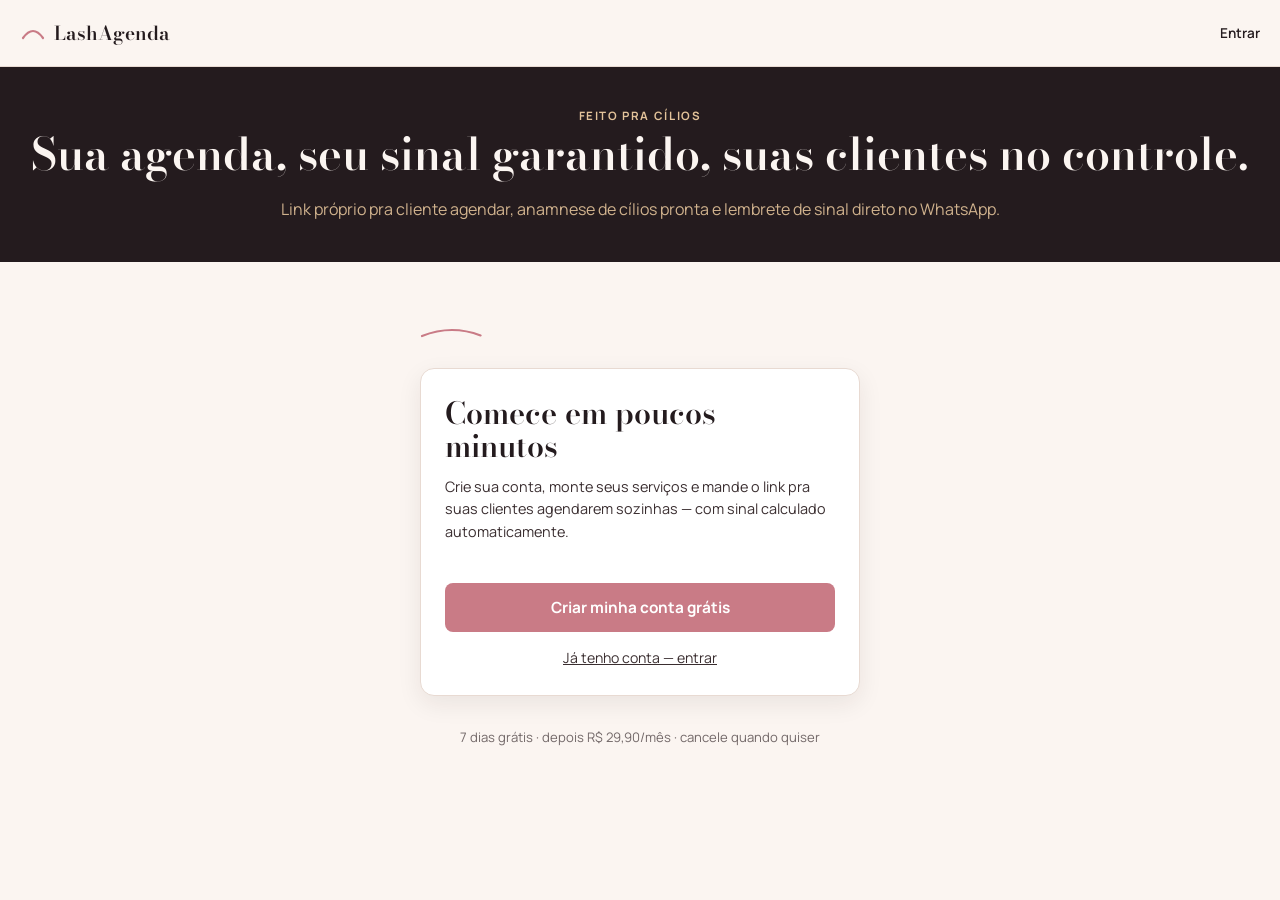
<file: index.html>
<!DOCTYPE html>
<html lang="pt-BR">
<head>
<meta charset="UTF-8" />
<meta name="viewport" content="width=device-width, initial-scale=1.0" />
<title>LashAgenda — Agenda online para lash designers</title>
<link rel="stylesheet" href="css/style.css" />
</head>
<body>

<div class="topbar">
  <a href="index.html" class="brand">
    <svg viewBox="0 0 26 26"><path class="lash-curve" d="M3 18 Q13 4 23 18" /></svg>
    LashAgenda
  </a>
  <a href="login.html" style="font-size:0.85rem; font-weight:600; text-decoration:none; color:var(--ink);">Entrar</a>
</div>

<div class="biz-hero">
  <span class="eyebrow" style="color:var(--champagne);">Feito pra cílios</span>
  <h1>Sua agenda, seu sinal garantido, suas clientes no controle.</h1>
  <p>Link próprio pra cliente agendar, anamnese de cílios pronta e lembrete de sinal direto no WhatsApp.</p>
</div>

<div class="shell">
  <svg class="divider-curve" viewBox="0 0 64 18"><path class="lash-curve" d="M2 14 Q32 2 62 14" /></svg>

  <div class="card">
    <h2>Comece em poucos minutos</h2>
    <p style="font-size:0.9rem;">Crie sua conta, monte seus serviços e mande o link pra suas clientes agendarem sozinhas — com sinal calculado automaticamente.</p>
    <a href="cadastro.html" class="btn btn-primary">Criar minha conta grátis</a>
    <a href="login.html" class="btn-block-link">Já tenho conta — entrar</a>
  </div>

  <div style="margin-top:32px; font-size:0.82rem; color:var(--ink-soft); text-align:center; opacity:0.7;">
    7 dias grátis · depois R$ 29,90/mês · cancele quando quiser
  </div>
</div>

</body>
</html>
</file>
<file: css/style.css>
/* =========================================================
   LASHAGENDA — Design tokens & componentes base
   Paleta inspirada em rímel/tinta (ink), pele quente (paper)
   e o tom rosado usado em estúdios de cílios.
   ========================================================= */

@import url('https://fonts.googleapis.com/css2?family=Bodoni+Moda:ital,opsz,wght@0,6..96,400..700;1,6..96,400..600&family=Manrope:wght@400;500;600;700;800&display=swap');

:root {
  --ink: #241B1E;
  --ink-soft: #3A2E30;
  --paper: #FBF5F1;
  --paper-card: #FFFFFF;
  --rose: #C97B86;
  --rose-dark: #A85C68;
  --champagne: #E3C39A;
  --line: #E8DAD2;
  --success: #5B8C6B;
  --error: #B5483D;

  --font-display: 'Bodoni Moda', Georgia, serif;
  --font-body: 'Manrope', -apple-system, BlinkMacSystemFont, sans-serif;

  --radius: 14px;
  --radius-sm: 8px;
  --shadow: 0 8px 24px rgba(36, 27, 30, 0.08);
}

* { box-sizing: border-box; }

html, body {
  margin: 0;
  padding: 0;
  background: var(--paper);
  color: var(--ink-soft);
  font-family: var(--font-body);
  -webkit-font-smoothing: antialiased;
}

body {
  min-height: 100vh;
}

h1, h2, h3 {
  font-family: var(--font-display);
  color: var(--ink);
  margin: 0 0 0.4em 0;
  line-height: 1.1;
  font-weight: 600;
}

h1 { font-size: clamp(2rem, 6vw, 2.8rem); }
h2 { font-size: clamp(1.4rem, 4vw, 1.9rem); }
h3 { font-size: 1.15rem; }

p { line-height: 1.55; margin: 0 0 1em 0; }

a { color: var(--rose-dark); }

.eyebrow {
  font-family: var(--font-body);
  font-size: 0.72rem;
  letter-spacing: 0.14em;
  text-transform: uppercase;
  color: var(--rose-dark);
  font-weight: 700;
  margin-bottom: 0.6em;
  display: inline-block;
}

.shell {
  max-width: 480px;
  margin: 0 auto;
  padding: 32px 20px 64px;
}

.shell-wide {
  max-width: 760px;
  margin: 0 auto;
  padding: 32px 20px 64px;
}

.topbar {
  display: flex;
  align-items: center;
  justify-content: space-between;
  padding: 18px 20px;
  border-bottom: 1px solid var(--line);
}

.brand {
  display: flex;
  align-items: center;
  gap: 8px;
  font-family: var(--font-display);
  font-size: 1.2rem;
  font-weight: 600;
  color: var(--ink);
  text-decoration: none;
}

.brand svg { width: 26px; height: 26px; }

.lash-curve {
  stroke: var(--rose);
  stroke-width: 2.2;
  fill: none;
  stroke-linecap: round;
  stroke-dasharray: 60;
  stroke-dashoffset: 60;
  animation: draw 0.9s ease forwards;
}

@keyframes draw {
  to { stroke-dashoffset: 0; }
}

@media (prefers-reduced-motion: reduce) {
  .lash-curve { animation: none; stroke-dashoffset: 0; }
}

.divider-curve {
  display: block;
  margin: 28px 0;
  width: 64px;
  height: 18px;
}

.card {
  background: var(--paper-card);
  border-radius: var(--radius);
  box-shadow: var(--shadow);
  padding: 28px 24px;
  border: 1px solid var(--line);
}

label {
  display: block;
  font-size: 0.85rem;
  font-weight: 600;
  color: var(--ink);
  margin: 18px 0 6px;
}

label:first-child { margin-top: 0; }

input, select, textarea {
  width: 100%;
  padding: 13px 14px;
  border-radius: var(--radius-sm);
  border: 1.5px solid var(--line);
  background: var(--paper);
  font-family: var(--font-body);
  font-size: 0.96rem;
  color: var(--ink);
}

input:focus, select:focus, textarea:focus {
  outline: none;
  border-color: var(--rose);
  box-shadow: 0 0 0 3px rgba(201, 123, 134, 0.18);
}

textarea { resize: vertical; min-height: 80px; }

.field-hint {
  font-size: 0.78rem;
  color: var(--ink-soft);
  opacity: 0.7;
  margin-top: 4px;
}

.checkbox-row {
  display: flex;
  align-items: center;
  gap: 10px;
  margin-top: 16px;
}

.checkbox-row input { width: 18px; height: 18px; flex-shrink: 0; }
.checkbox-row label { margin: 0; font-weight: 500; }

.btn {
  display: inline-flex;
  align-items: center;
  justify-content: center;
  gap: 8px;
  width: 100%;
  padding: 14px 20px;
  border-radius: var(--radius-sm);
  border: none;
  font-family: var(--font-body);
  font-size: 0.96rem;
  font-weight: 700;
  cursor: pointer;
  transition: transform 0.12s ease, background 0.15s ease;
  text-decoration: none;
}

.btn-primary {
  background: var(--rose);
  color: #fff;
  margin-top: 26px;
}

.btn-primary:hover { background: var(--rose-dark); }
.btn-primary:active { transform: scale(0.98); }
.btn-primary:disabled { opacity: 0.55; cursor: not-allowed; transform: none; }

.btn-ghost {
  background: transparent;
  color: var(--ink);
  border: 1.5px solid var(--line);
}

.btn-ghost:hover { border-color: var(--rose); color: var(--rose-dark); }

.btn-block-link {
  display: block;
  text-align: center;
  margin-top: 16px;
  font-size: 0.88rem;
  color: var(--ink-soft);
}

.alert {
  padding: 12px 14px;
  border-radius: var(--radius-sm);
  font-size: 0.88rem;
  margin-top: 16px;
  display: none;
}

.alert-error { background: #FBEAE7; color: var(--error); border: 1px solid #F2CFC8; }
.alert-success { background: #EAF2EC; color: var(--success); border: 1px solid #CFE3D5; }
.alert.show { display: block; }

.steps {
  display: flex;
  gap: 6px;
  margin-bottom: 24px;
}

.steps .tick {
  flex: 1;
  height: 4px;
  border-radius: 4px;
  background: var(--line);
}

.steps .tick.active { background: var(--rose); }

.option-card {
  display: flex;
  align-items: center;
  gap: 14px;
  padding: 16px;
  border-radius: var(--radius-sm);
  border: 1.5px solid var(--line);
  background: var(--paper-card);
  cursor: pointer;
  margin-bottom: 10px;
  transition: border-color 0.15s ease, background 0.15s ease;
}

.option-card:hover { border-color: var(--rose); }
.option-card.selected { border-color: var(--rose); background: #FCEFEE; }

.option-card .thumb {
  width: 52px;
  height: 52px;
  border-radius: 10px;
  background: var(--champagne);
  flex-shrink: 0;
  background-size: cover;
  background-position: center;
}

.option-card .info { flex: 1; }
.option-card .info strong { display: block; color: var(--ink); font-size: 0.97rem; }
.option-card .info span { font-size: 0.82rem; color: var(--ink-soft); opacity: 0.75; }
.option-card .price { font-weight: 700; color: var(--rose-dark); white-space: nowrap; }

.slot-grid {
  display: grid;
  grid-template-columns: repeat(3, 1fr);
  gap: 8px;
  margin-top: 14px;
}

.slot-btn {
  padding: 11px 6px;
  border-radius: var(--radius-sm);
  border: 1.5px solid var(--line);
  background: var(--paper-card);
  font-family: var(--font-body);
  font-size: 0.85rem;
  font-weight: 600;
  color: var(--ink);
  cursor: pointer;
}

.slot-btn.selected { background: var(--rose); border-color: var(--rose); color: #fff; }
.slot-btn:disabled { opacity: 0.35; cursor: not-allowed; }

.appt-row {
  display: flex;
  justify-content: space-between;
  align-items: center;
  padding: 14px 0;
  border-bottom: 1px solid var(--line);
}

.appt-row:last-child { border-bottom: none; }

.appt-time {
  font-weight: 700;
  color: var(--ink);
  min-width: 64px;
}

.badge {
  font-size: 0.72rem;
  font-weight: 700;
  padding: 4px 9px;
  border-radius: 20px;
  text-transform: uppercase;
  letter-spacing: 0.03em;
}

.badge-pending { background: #FBEFE2; color: #9C6A1E; }
.badge-paid { background: #EAF2EC; color: var(--success); }

.summary-grid {
  display: grid;
  grid-template-columns: 1fr 1fr;
  gap: 12px;
  margin-bottom: 24px;
}

.summary-card {
  background: var(--ink);
  color: var(--paper);
  border-radius: var(--radius);
  padding: 18px;
}

.summary-card .num {
  font-family: var(--font-display);
  font-size: 1.5rem;
  display: block;
  margin-top: 4px;
}

.summary-card.rose { background: var(--rose); }

.empty-state {
  text-align: center;
  padding: 40px 20px;
  color: var(--ink-soft);
  opacity: 0.7;
}

.biz-hero {
  text-align: center;
  padding: 36px 20px 24px;
  background: var(--ink);
  color: var(--paper);
}

.biz-hero h1 { color: var(--paper); }
.biz-hero p { color: var(--champagne); opacity: 0.9; }

.deposit-note {
  display: flex;
  gap: 10px;
  align-items: flex-start;
  background: #FCEFEE;
  border: 1px solid #F3D4D9;
  padding: 12px 14px;
  border-radius: var(--radius-sm);
  font-size: 0.85rem;
  margin-top: 16px;
  color: var(--ink-soft);
}

.spinner {
  display: inline-block;
  width: 16px;
  height: 16px;
  border: 2px solid rgba(255,255,255,0.5);
  border-top-color: #fff;
  border-radius: 50%;
  animation: spin 0.7s linear infinite;
}

@keyframes spin { to { transform: rotate(360deg); } }
</file>
